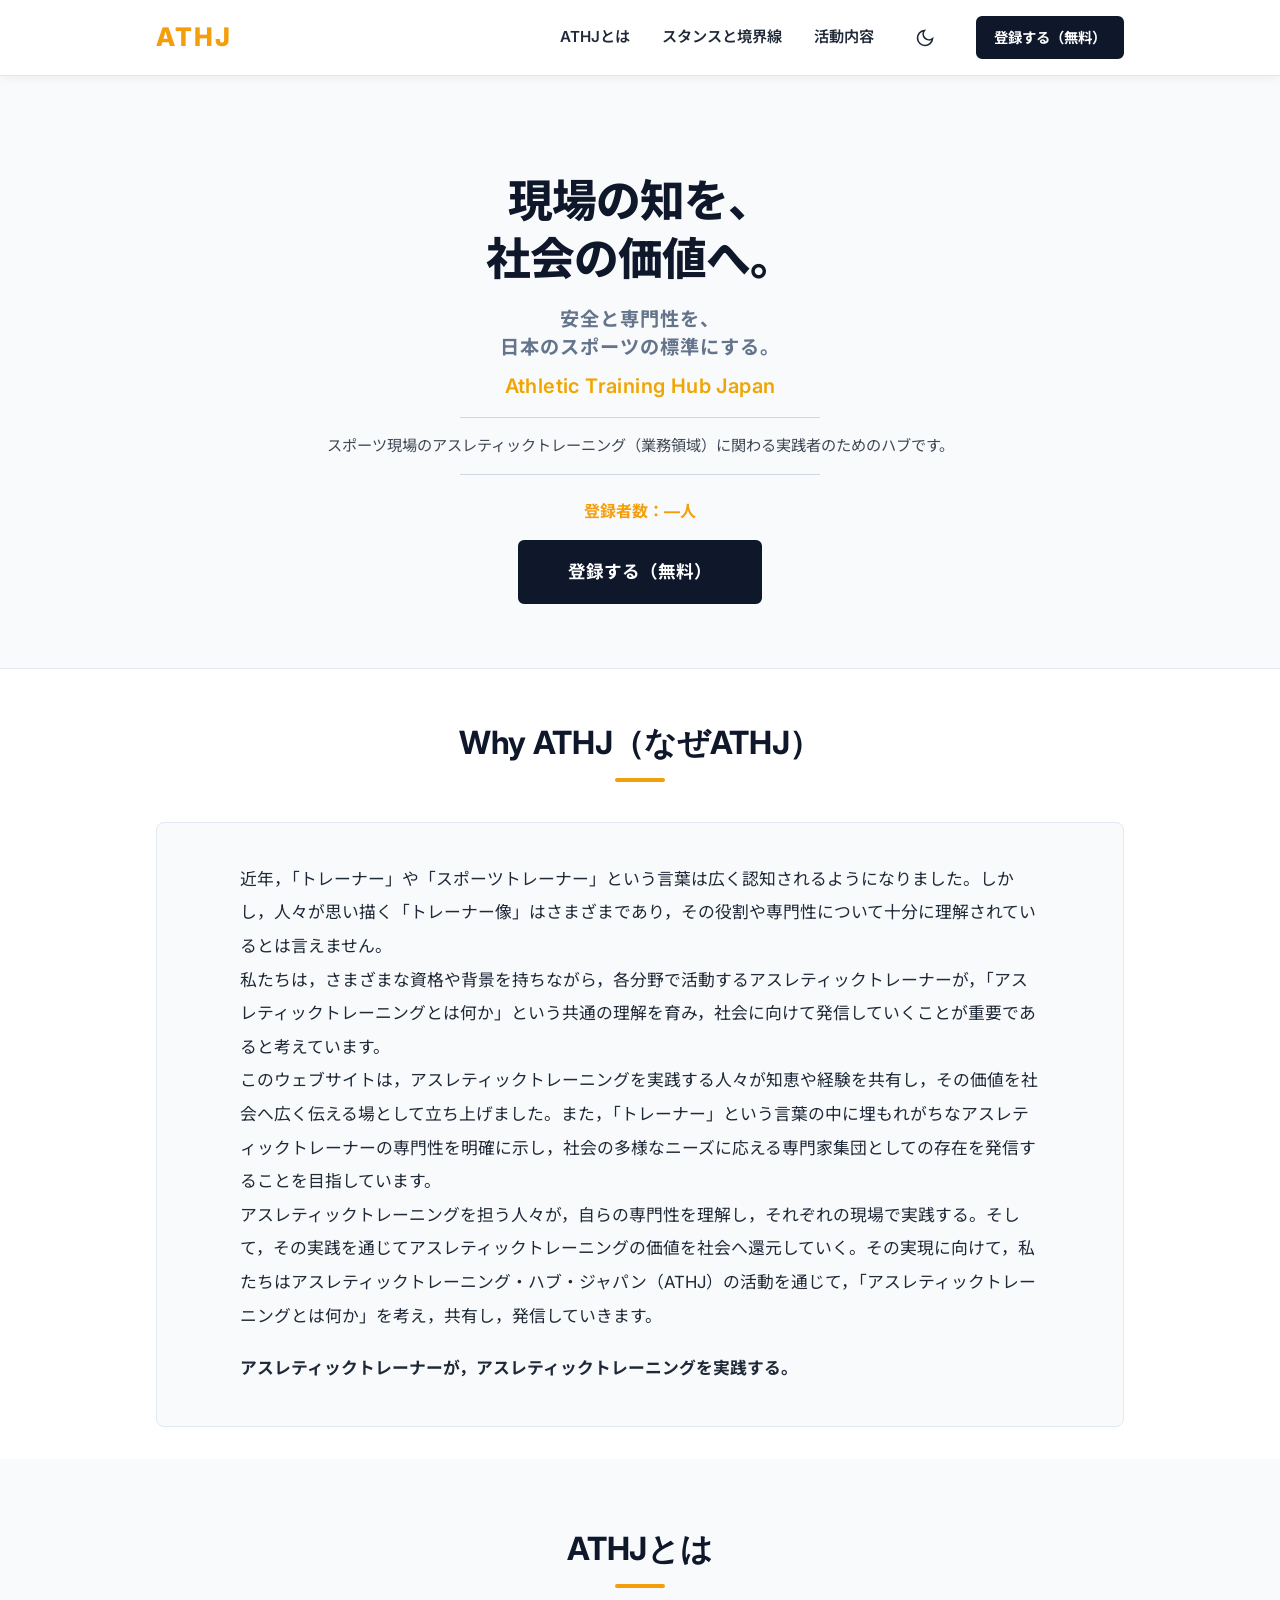
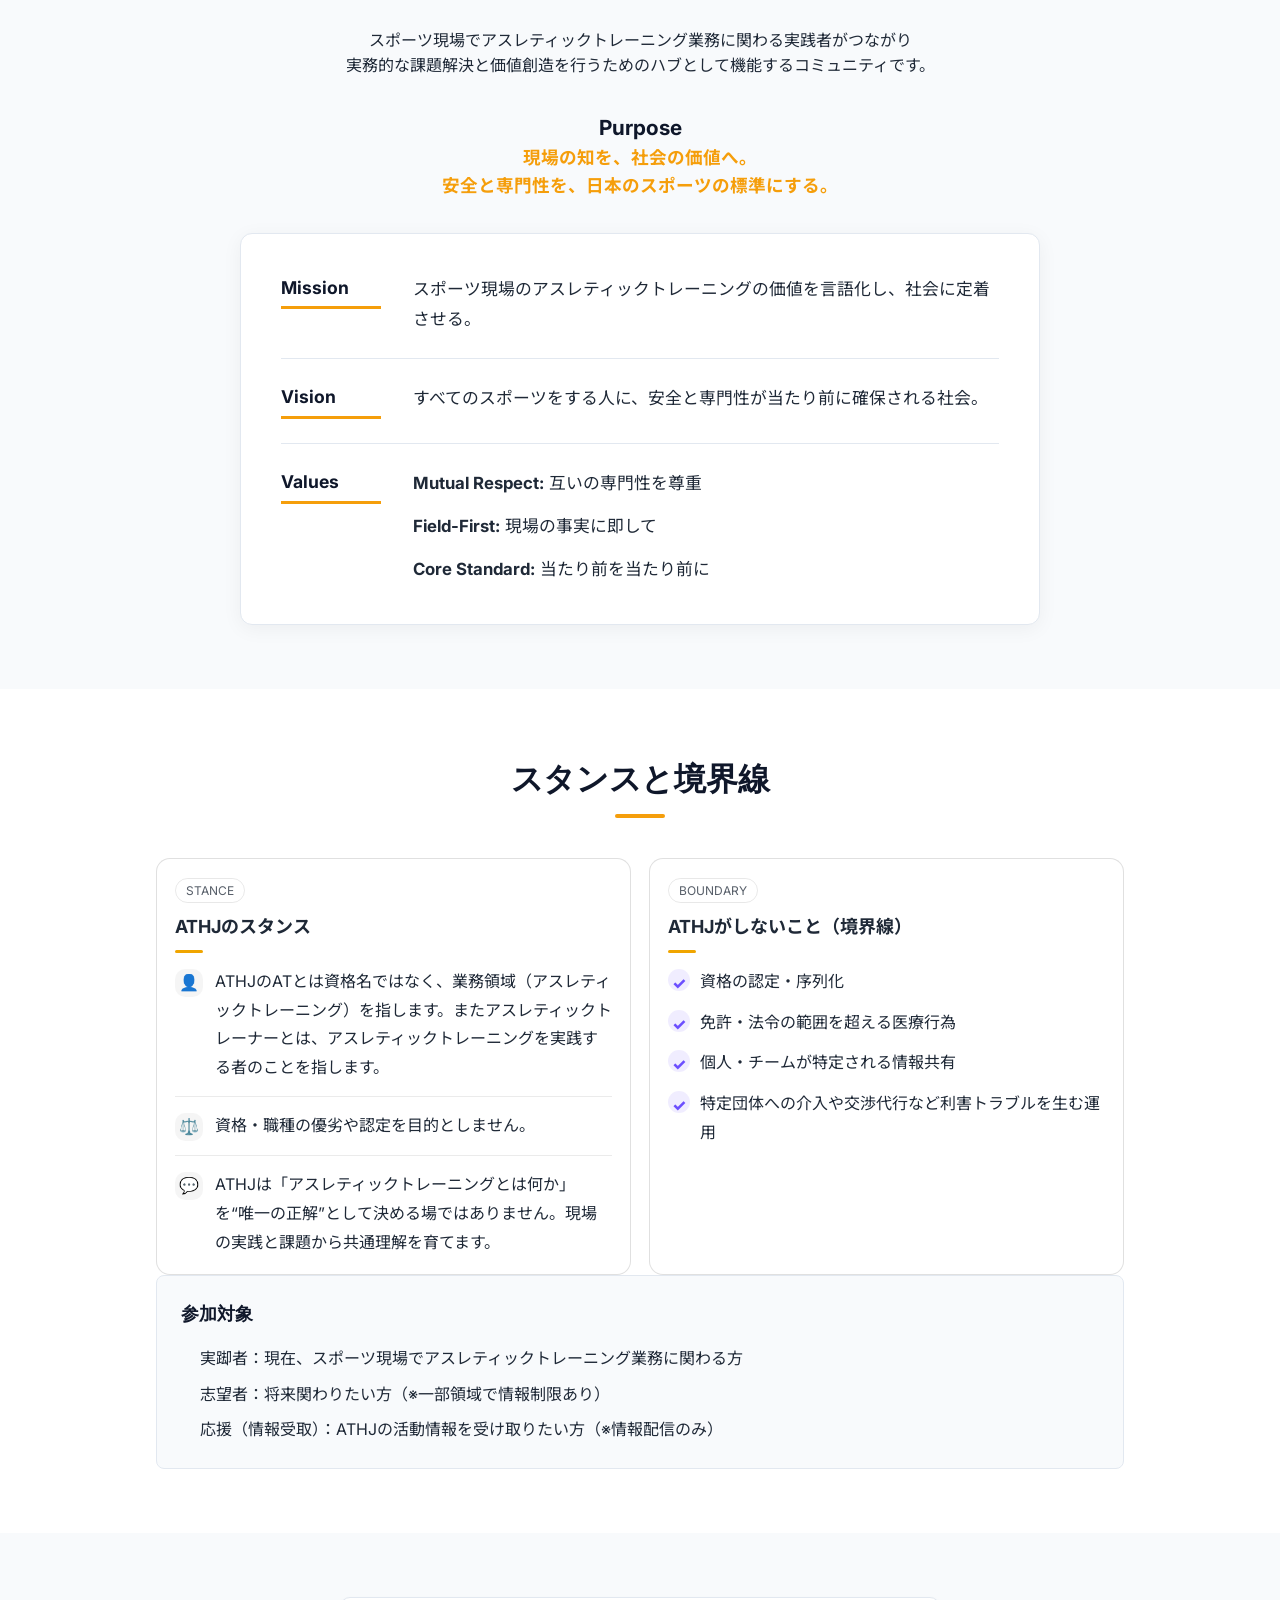
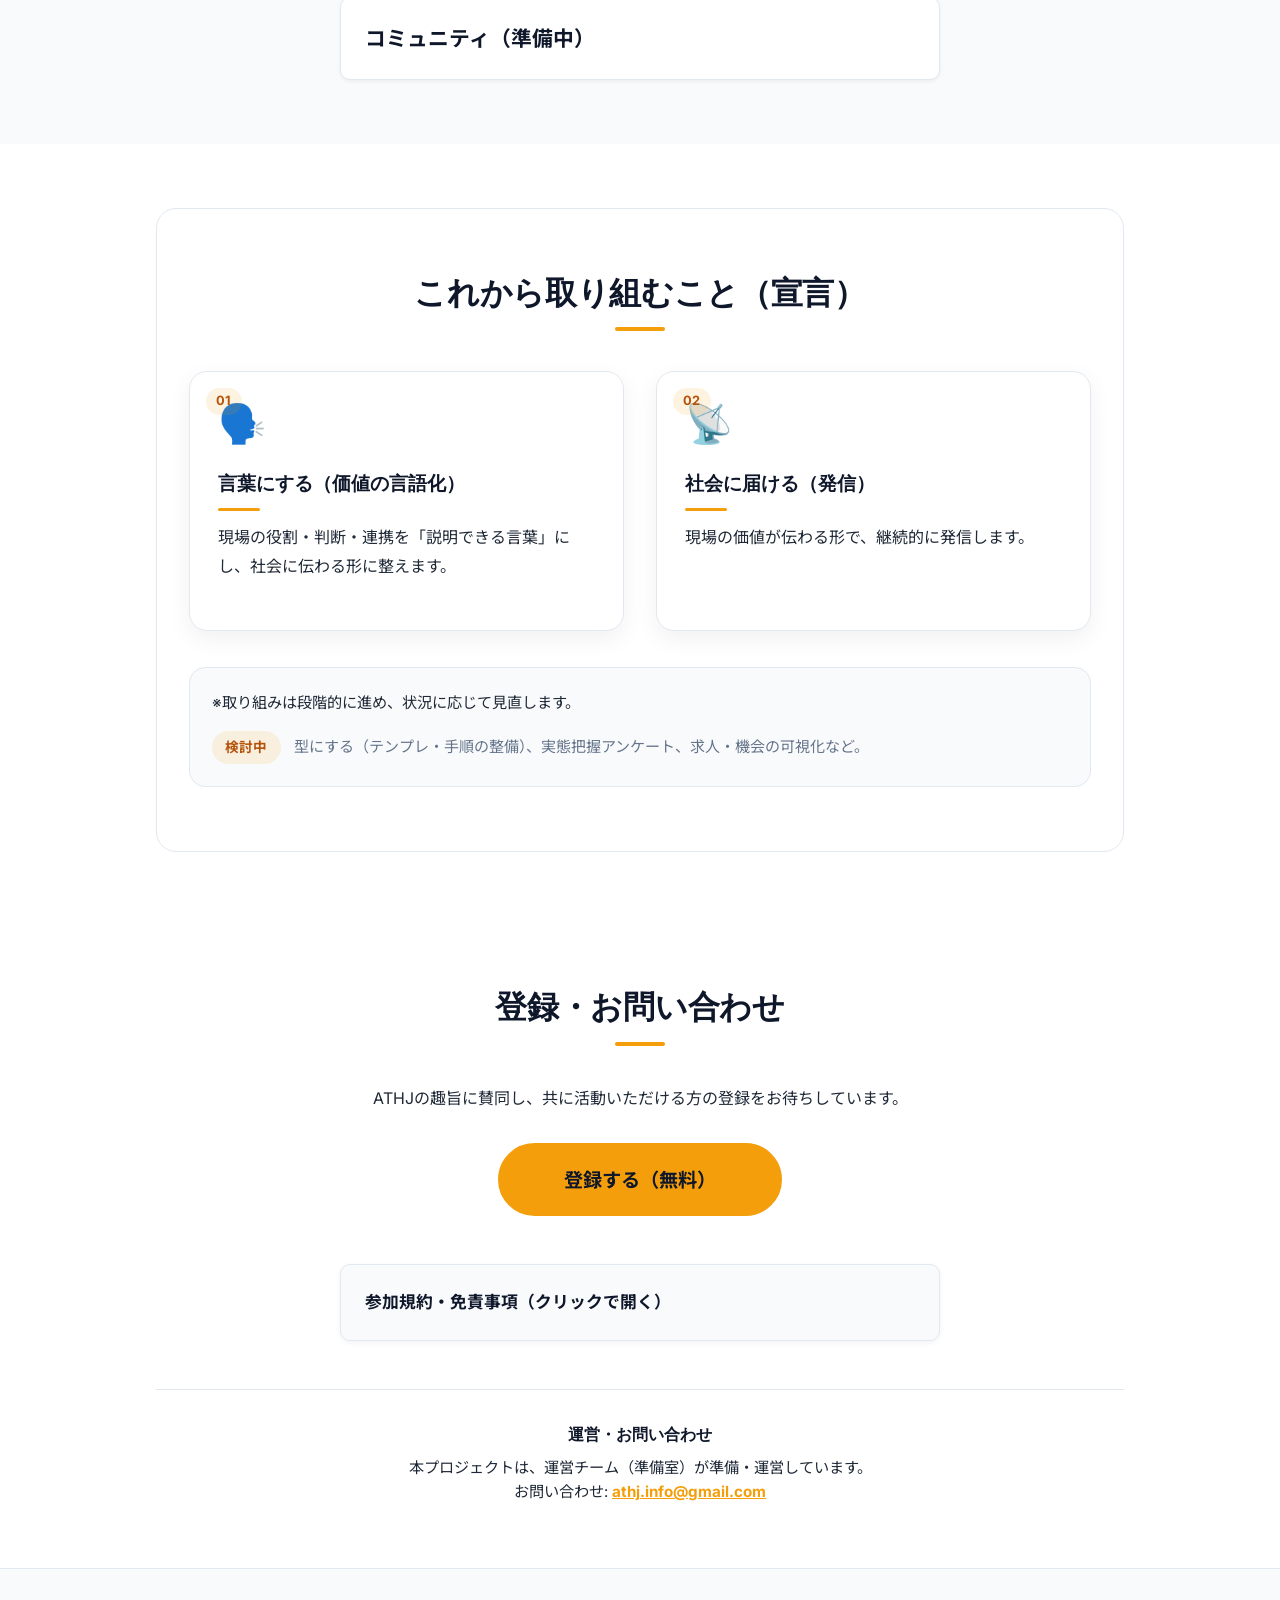
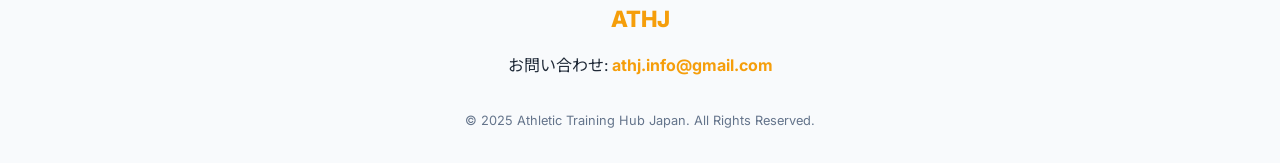
<file: athj/index.html>
<!DOCTYPE html>
<html lang="ja">

<head>
    <meta charset="UTF-8">
    <meta name="viewport" content="width=device-width, initial-scale=1.0">
    <title>ATHJ - Athletic Training Hub Japan</title>
    <meta name="description"
        content="ATHJ（Athletic Training Hub Japan）の公式サイト。スポーツ現場でAthletic Training業務に関わる実践者のための登録制コミュニティ。">
    
    <!-- OGP (Placeholder) -->
    <meta property="og:title" content="ATHJ - Athletic Training Hub Japan">
    <meta property="og:description" content="現場の知を、社会の価値へ。スポーツ現場の課題解決に取り組むAthletic Training登録制コミュニティ。">
    <meta property="og:type" content="website">

    <!-- Google Fonts -->
    <link rel="preconnect" href="https://fonts.googleapis.com">
    <link rel="preconnect" href="https://fonts.gstatic.com" crossorigin>
    <link href="https://fonts.googleapis.com/css2?family=Inter:wght@400;500;700;800&family=Noto+Sans+JP:wght@400;500;700;800&display=swap" rel="stylesheet">

    <!-- Stylesheet -->
    <link rel="stylesheet" href="styles.css">

    <style>
        /* 定義とスタンス：左右カードを同じ高さに揃える */
        .definition-grid {
            align-items: stretch;
        }

        .definition-grid .card,
        .definition-grid .stance-card {
            height: 100%;
        }

        /* ATHJのスタンス：段落間の余白（必要なら） */
        .card p {
            margin: 0 0 12px;
            line-height: 1.8;
        }

        .card p:last-child {
            margin-bottom: 0;
        }

        .stance-panel {
            border: 1px solid rgba(0,0,0,.12);
            border-radius: 14px;
            background: #fff;
            padding: 22px;
            margin-top: 18px;
            margin-bottom: 1.5rem;
        }

        .stance-panel__grid {
            display: grid;
            grid-template-columns: 1fr 1fr;
            gap: 22px;
            align-items: start;
        }

        .stance-panel__heading {
            margin: 0 0 12px;
            font-size: 18px;
        }

        .stance-panel__col p {
            margin: 0 0 12px;
            line-height: 1.85;
        }

        .stance-panel__col p:last-child {
            margin-bottom: 0;
        }

        .stance-panel__col--border {
            border-left: 4px solid #f0a500;
            padding-left: 18px;
        }

        .stance-panel__list {
            margin: 0;
            padding-left: 18px;
            line-height: 1.8;
        }

        .stance-panel__list li {
            margin: 0 0 10px;
        }

        .stance-panel__list li:last-child {
            margin-bottom: 0;
        }

        .participant-box {
            background: var(--color-bg-light);
            border-radius: 8px;
            padding: 1.5rem;
            border: 1px solid var(--color-card-border);
        }

        .participant-box__heading {
            font-weight: bold;
            font-size: 1.1rem;
            color: var(--color-primary);
            margin: 0 0 1rem;
            font-family: var(--font-heading);
        }

        .participant-box__list {
            margin: 0;
            padding-left: 1.2rem;
            line-height: 1.8;
            display: flex;
            flex-direction: column;
            gap: 0.4rem;
        }

        @media (max-width: 900px) {
            .stance-panel__grid {
                grid-template-columns: 1fr;
            }

            .stance-panel__col--border {
                border-left: none;
                border-top: 4px solid #f0a500;
                padding-left: 0;
                padding-top: 16px;
            }
        }
    </style>
    
    <!-- Favicon (Placeholder code, no file required for basic render) -->
    <link rel="icon" href="data:;base64,iVBORw0KGgo=">

    <!-- Dark Mode Initial State Handler (Inline to prevent FOUT) -->
    <script>
        (function() {
            const savedTheme = localStorage.getItem('theme');
            if (savedTheme === 'dark' || (!savedTheme && window.matchMedia('(prefers-color-scheme: dark)').matches)) {
                document.documentElement.setAttribute('data-theme', 'dark');
            }
        })();
    </script>
</head>

<body>

    <header class="site-header">
        <div class="container header-inner">
            <h1 class="logo">ATHJ</h1>
            <nav class="site-nav">
                <a href="#about-mvv">ATHJとは</a>
                <a href="#stance-boundary">スタンスと境界線</a>
                <a href="#activities">活動内容</a>
                
                <!-- Dark Mode Toggle Button -->
                <button id="theme-toggle" class="theme-toggle" aria-label="テーマ切り替え">
                    <!-- Sun icon (for dark theme) -->
                    <svg class="sun-icon" viewBox="0 0 24 24" style="display: none;">
                        <circle cx="12" cy="12" r="5" stroke="currentColor" stroke-width="2" fill="none"></circle>
                        <line x1="12" y1="1" x2="12" y2="3" stroke="currentColor" stroke-width="2"></line>
                        <line x1="12" y1="21" x2="12" y2="23" stroke="currentColor" stroke-width="2"></line>
                        <line x1="4.22" y1="4.22" x2="5.64" y2="5.64" stroke="currentColor" stroke-width="2"></line>
                        <line x1="18.36" y1="18.36" x2="19.78" y2="19.78" stroke="currentColor" stroke-width="2"></line>
                        <line x1="1" y1="12" x2="3" y2="12" stroke="currentColor" stroke-width="2"></line>
                        <line x1="21" y1="12" x2="23" y2="12" stroke="currentColor" stroke-width="2"></line>
                        <line x1="4.22" y1="19.78" x2="5.64" y2="18.36" stroke="currentColor" stroke-width="2"></line>
                        <line x1="18.36" y1="5.64" x2="19.78" y2="4.22" stroke="currentColor" stroke-width="2"></line>
                    </svg>
                    <!-- Moon icon (for light theme) -->
                    <svg class="moon-icon" viewBox="0 0 24 24">
                        <path d="M21 12.79A9 9 0 1 1 11.21 3 7 7 0 0 0 21 12.79z" stroke="currentColor" stroke-width="2" fill="none"></path>
                    </svg>
                </button>

                <a href="https://docs.google.com/forms/d/1UrkkOiXoqBjdWHItOQJ3YBxa2r7YbhFQYjuTwQZQxQI/viewform"
                    target="_blank" rel="noopener noreferrer" class="btn btn-primary btn-sm">登録する（無料）</a>
            </nav>
        </div>
    </header>

    <main>
        <!-- 1) Hero -->
        <section id="hero" class="hero-section">
            <div class="container hero-content">
                <h2 class="tagline">現場の知を、<br class="mobile-br">社会の価値へ。</h2>
                <p class="hero-sub" style="font-size: 1.2rem; font-weight: bold; line-height: 1.5;">安全と専門性を、<br
                        class="mobile-br">日本のスポーツの標準にする。</p>
                <p class="hero-sub mt-2 hero-brand">Athletic Training Hub Japan</p>
                <hr class="hero-divider">
                <p class="hero-subcopy">
                    スポーツ現場のアスレティックトレーニング（業務領域）に関わる実践者のためのハブです。
                </p>
                <hr class="hero-divider">
                <p id="member-count" style="font-weight: bold; margin-top: 1.5rem; color: var(--color-accent);">
                    登録者数：—人（更新中）</p>
                <a href="https://docs.google.com/forms/d/1UrkkOiXoqBjdWHItOQJ3YBxa2r7YbhFQYjuTwQZQxQI/viewform"
                    target="_blank" rel="noopener noreferrer" class="btn btn-primary btn-large"
                    style="margin-top: 1rem;">登録する（無料）</a>
            </div>
        </section>

        <!-- New: Why ATHJ (Full Text Story) -->
        <section id="why-athj" class="section reveal" style="padding-top: 3rem; padding-bottom: 2rem;">
            <div class="container">
                <h2 class="section-title">Why ATHJ（なぜATHJ）</h2>
                <div style="background: var(--color-bg-light); border-radius: 8px; padding: 2.5rem 2rem; border: 1px solid var(--color-card-border); margin-top: 1.5rem;">
                    
                    <div class="story-text" style="font-size: 1.05rem; line-height: 2; color: var(--color-text-main); max-width: 800px; margin: 0 auto;">
                        <p>近年，「トレーナー」や「スポーツトレーナー」という言葉は広く認知されるようになりました。しかし，人々が思い描く「トレーナー像」はさまざまであり，その役割や専門性について十分に理解されているとは言えません。</p>

                        <p>私たちは，さまざまな資格や背景を持ちながら，各分野で活動するアスレティックトレーナーが，「アスレティックトレーニングとは何か」という共通の理解を育み，社会に向けて発信していくことが重要であると考えています。</p>

                        <p>このウェブサイトは，アスレティックトレーニングを実践する人々が知恵や経験を共有し，その価値を社会へ広く伝える場として立ち上げました。また，「トレーナー」という言葉の中に埋もれがちなアスレティックトレーナーの専門性を明確に示し，社会の多様なニーズに応える専門家集団としての存在を発信することを目指しています。</p>

                        <p>アスレティックトレーニングを担う人々が，自らの専門性を理解し，それぞれの現場で実践する。そして，その実践を通じてアスレティックトレーニングの価値を社会へ還元していく。その実現に向けて，私たちはアスレティックトレーニング・ハブ・ジャパン（ATHJ）の活動を通じて，「アスレティックトレーニングとは何か」を考え，共有し，発信していきます。</p>

                        <p class="why-tagline">アスレティックトレーナーが，アスレティックトレーニングを実践する。</p>
                    </div>
                </div>
            </div>
        </section>

        <!-- 2) About & MVV -->
        <section id="about-mvv" class="section bg-light reveal">
            <div class="container text-center">
                <h2 class="section-title">ATHJとは</h2>
                <p class="about-lead about-lead-wide jp-wrap" style="margin-bottom: 2rem;">スポーツ現場でアスレティックトレーニング業務に関わる実践者がつながり<br>実務的な課題解決と価値創造を行うためのハブとして機能するコミュニティです。</p>

                <h3 style="color: var(--color-primary); font-size: 1.3rem;">Purpose</h3>
                <p class="purpose-text jp-wrap" style="font-weight: bold; font-size: 1.1em; color: var(--color-accent); margin-bottom: 2rem;">現場の知を、社会の価値へ。<br>安全と専門性を、日本のスポーツの標準にする。</p>

                <div class="mvv-panel">
                    <div class="mvv-row">
                        <div class="mvv-label">Mission</div>
                        <div class="mvv-value jp-wrap">スポーツ現場のアスレティックトレーニングの価値を言語化し、社会に定着させる。</div>
                    </div>
                    <div class="mvv-row">
                        <div class="mvv-label">Vision</div>
                        <div class="mvv-value jp-wrap">すべてのスポーツをする人に、安全と専門性が当たり前に確保される社会。</div>
                    </div>
                    <div class="mvv-row">
                        <div class="mvv-label">Values</div>
                        <div class="mvv-value">
                            <p class="jp-wrap" style="margin-bottom: 0.8rem;"><strong>Mutual Respect:</strong> 互いの専門性を尊重</p>
                            <p class="jp-wrap" style="margin-bottom: 0.8rem;"><strong>Field-First:</strong> 現場の事実に即して</p>
                            <p class="jp-wrap" style="margin-bottom: 0;"><strong>Core Standard:</strong> 当たり前を当たり前に</p>
                        </div>
                    </div>
                </div>
            </div>
        </section>

        <section id="stance-boundary" class="section reveal">
            <div class="container">
                <h2 class="section-title">スタンスと境界線</h2>

                <div class="stance-wrap">
                    <div class="stance-card">
                        <div class="stance-tag">STANCE</div>
                        <h3 class="stance-title">ATHJのスタンス</h3>
                        <div class="stance-accent"></div>

                        <div class="stance-item">
                            <div class="stance-ic">👤</div>
                            <p>ATHJのATとは資格名ではなく、業務領域（アスレティックトレーニング）を指します。またアスレティックトレーナーとは、アスレティックトレーニングを実践する者のことを指します。</p>
                        </div>
                        <div class="stance-divider"></div>

                        <div class="stance-item">
                            <div class="stance-ic">⚖️</div>
                            <p>資格・職種の優劣や認定を目的としません。</p>
                        </div>
                        <div class="stance-divider"></div>

                        <div class="stance-item">
                            <div class="stance-ic">💬</div>
                            <p>ATHJは「アスレティックトレーニングとは何か」を“唯一の正解”として決める場ではありません。現場の実践と課題から共通理解を育てます。</p>
                        </div>
                    </div>

                    <div class="stance-card">
                        <div class="stance-tag">BOUNDARY</div>
                        <h3 class="stance-title">ATHJがしないこと（境界線）</h3>
                        <div class="stance-accent"></div>

                        <ul class="boundary-list">
                            <li><span class="chk">✓</span> 資格の認定・序列化</li>
                            <li><span class="chk">✓</span> 免許・法令の範囲を超える医療行為</li>
                            <li><span class="chk">✓</span> 個人・チームが特定される情報共有</li>
                            <li><span class="chk">✓</span> 特定団体への介入や交渉代行など利害トラブルを生む運用</li>
                        </ul>
                    </div>
                </div>

                <div class="participant-box">
                    <h3 class="participant-box__heading">参加対象</h3>
                    <ul class="participant-box__list">
                        <li>実踋者：現在、スポーツ現場でアスレティックトレーニング業務に関わる方</li>
                        <li>志望者：将来関わりたい方（※一部領域で情報制限あり）</li>
                        <li>応援（情報受取）：ATHJの活動情報を受け取りたい方（※情報配信のみ）</li>
                    </ul>
                </div>
            </div>
        </section>

        <!-- New) Community Preparation -->
        <section id="operations" class="section bg-light reveal">
            <div class="container text-center">
                <details class="policy" style="background: var(--color-card-bg); margin-bottom: 0; box-shadow: 0 2px 4px var(--color-card-shadow);">
                    <summary style="text-align: center; font-size: 1.3rem;">コミュニティ（準備中）</summary>
                    <div style="margin-top: 1.5rem; text-align: left;">
                        <p class="jp-wrap" style="line-height: 1.8; color: var(--color-text-main); margin-bottom: 1.5rem;">
                            コミュニティを開始する場合は、安心して参加できるように運用ルール（特定防止、守秘、禁止事項、対応方針）を整備し、公開します。
                        </p>
                        <ul style="list-style: disc; padding-left: 1.2rem; line-height: 1.6;">
                            <li style="margin-bottom: 0.5rem;">個人・チーム・組織が特定される情報の共有は行いません。</li>
                            <li>発信は一般化した内容に限り、個別の医療判断の代替ではありません。</li>
                        </ul>
                    </div>
                </details>
            </div>
        </section>

        <!-- 4) Activities -->
        <section id="activities" class="section reveal">
            <div class="container">
                <div class="future-action">
                    <h2 class="section-title">これから取り組むこと（宣言）</h2>
                    <div class="future-action__cards">
                        <article class="future-action__card reveal reveal-delay-1">
                            <span class="future-action__label">01</span>
                            <div class="future-action__icon">🗣️</div>
                            <div class="future-action__content">
                                <h4>言葉にする（価値の言語化）</h4>
                                <p>現場の役割・判断・連携を「説明できる言葉」にし、社会に伝わる形に整えます。</p>
                            </div>
                        </article>
                        <article class="future-action__card reveal reveal-delay-3">
                            <span class="future-action__label">02</span>
                            <div class="future-action__icon">📡</div>
                            <div class="future-action__content">
                                <h4>社会に届ける（発信）</h4>
                                <p>現場の価値が伝わる形で、継続的に発信します。</p>
                            </div>
                        </article>
                    </div>
                    <div class="future-action__note-box">
                        <p class="future-action__note">※取り組みは段階的に進め、状況に応じて見直します。</p>
                        <div class="future-action__note-meta">
                            <span class="future-action__pill">検討中</span>
                            <span>型にする（テンプレ・手順の整備）、実態把握アンケート、求人・機会の可視化など。</span>
                        </div>
                    </div>
                </div>
            </div>
        </section>

        <!-- 5) Join & Contact -->
        <section id="join" class="section text-center reveal">
            <div class="container">
                <h2 class="section-title">登録・お問い合わせ</h2>
                <p class="cta-desc" style="margin-bottom: 2rem;">ATHJの趣旨に賛同し、共に活動いただける方の登録をお待ちしています。</p>
                
                <a href="https://docs.google.com/forms/d/1UrkkOiXoqBjdWHItOQJ3YBxa2r7YbhFQYjuTwQZQxQI/viewform"
                    target="_blank" rel="noopener noreferrer" class="btn btn-primary btn-xl" style="margin-bottom: 3rem;">
                    登録する（無料）
                </a>

                <details class="policy">
                    <summary>参加規約・免責事項（クリックで開く）</summary>
                    <ul>
                        <li>個人情報は運営連絡のみに使用し、第三者への提供は行いません。</li>
                        <li>特定情報の投稿禁止および守秘義務の尊重をお願いします。</li>
                        <li>共有事項は医療判断の代替ではなく、一般情報の共有となります。</li>
                        <li>サーベイ等は匿名で実施し、個人特定防止を徹底します。</li>
                        <li>コミュニティで得た情報の活用は参加者の倫理観と専門性に委ねられます。</li>
                        <li>違反時は削除・退出等の対応を行う場合があります。</li>
                    </ul>
                </details>

                <div class="contact-info" style="margin-top: 2rem; border-top: 1px solid var(--color-card-border); padding-top: 2rem;">
                    <h4 style="font-weight: bold; color: var(--color-primary); margin-bottom: 0.5rem; font-family: var(--font-heading);">運営・お問い合わせ</h4>
                    <p style="font-size: 0.95rem;">本プロジェクトは、運営チーム（準備室）が準備・運営しています。<br>お問い合わせ: <a href="mailto:athj.info@gmail.com" style="color: var(--color-accent); text-decoration: underline; font-weight: bold;">athj.info@gmail.com</a></p>
                </div>
            </div>
        </section>

    </main>

    <footer class="site-footer">
        <div class="container footer-inner">
            <div class="footer-logo">ATHJ</div>
            <div class="footer-contact">
                <p>お問い合わせ: <a href="mailto:athj.info@gmail.com">athj.info@gmail.com</a></p>
            </div>
            <p class="copyright">&copy; 2025 Athletic Training Hub Japan. All Rights Reserved.</p>
        </div>
    </footer>

    <script src="script.js"></script>
</body>

</html>
</file>
<file: athj/styles.css>
/* 
   ATHJ Official Website Styles
   Theme: Calm, Trustworthy, Simple, Mobile-First, Premium Upgrades
*/

:root {
    /* Color Palette - Light Theme */
    --color-primary: #0f172a;
    /* Deep Navy - Trust */
    --color-secondary: #334155;
    /* Slate - Professional */
    --color-accent: #f59e0b;
    /* Muted Gold/Amber - Subtle Focus */
    --color-bg-body: #ffffff;
    --color-bg-light: #f8fafc;
    --color-bg-dark: #0f172a;
    --color-text-main: #1f2937;
    --color-text-light: #64748b;
    --color-white: #ffffff;
    
    /* Semantic theme mappings */
    --color-card-bg: #ffffff;
    --color-card-border: #e2e8f0;
    --color-card-shadow: rgba(0, 0, 0, 0.05);

    /* Spacing */
    --spacing-xs: 0.5rem;
    --spacing-sm: 1rem;
    --spacing-md: 2rem;
    --spacing-lg: 4rem;
    --spacing-xl: 6rem;

    /* Typography - Upgraded to Google Fonts */
    --font-heading: "Inter", "Hiragino Kaku Gothic ProN", "Hiragino Sans", Meiryo, sans-serif;
    --font-body: "Inter", "Noto Sans JP", "Hiragino Kaku Gothic ProN", "Hiragino Sans", Meiryo, sans-serif;

    /* Global theme transitions */
    --theme-transition: background-color 0.4s ease, color 0.4s ease, border-color 0.4s ease, box-shadow 0.4s ease;
}

[data-theme="dark"] {
    /* Color Palette - Dark Theme */
    --color-primary: #f8fafc; /* Bright off-white */
    --color-secondary: #cbd5e1; /* Light slate */
    --color-accent: #fbbf24; /* High-contrast Gold */
    --color-bg-body: #0b0f19; /* Deep space dark */
    --color-bg-light: #111827; /* Dark slate container */
    --color-bg-dark: #070a13;
    --color-text-main: #e2e8f0;
    --color-text-light: #94a3b8;
    --color-white: #111827; /* Maps light section bg blocks to dark container bg */
    
    --color-card-bg: #111827;
    --color-card-border: #1e293b;
    --color-card-shadow: rgba(0, 0, 0, 0.3);
}

/* Reset & Base */
* {
    box-sizing: border-box;
    margin: 0;
    padding: 0;
    transition: background-color 0.4s ease, border-color 0.4s ease, color 0.4s ease, box-shadow 0.4s ease;
}

html {
    scroll-behavior: smooth;
}

body {
    font-family: var(--font-body);
    line-height: 1.6;
    color: var(--color-text-main);
    background-color: var(--color-bg-body);
}

a {
    text-decoration: none;
    color: inherit;
    transition: opacity 0.3s, color 0.3s;
}

a:hover {
    opacity: 0.8;
}

ul,
ol {
    list-style: none;
}

img {
    max-width: 100%;
    height: auto;
}

/* Layout Utilities */
.container {
    width: 90%;
    max-width: 1000px;
    margin: 0 auto;
    padding: 0 var(--spacing-sm);
}

.text-center {
    text-align: center;
}

.text-white {
    color: var(--color-white);
}

.mt-2 {
    margin-top: 0.5rem;
}

/* Buttons */
.btn {
    display: inline-block;
    padding: 0.8rem 2rem;
    border-radius: 6px;
    font-weight: bold;
    text-align: center;
    cursor: pointer;
    transition: all 0.3s cubic-bezier(0.16, 1, 0.3, 1);
}

.btn-primary {
    background-color: var(--color-primary);
    color: var(--color-bg-body);
    border: 2px solid var(--color-primary);
}

.btn-primary:hover {
    background-color: var(--color-secondary);
    border-color: var(--color-secondary);
    color: var(--color-bg-body);
    transform: translateY(-2px);
    box-shadow: 0 4px 12px var(--color-card-shadow);
}

.btn-sm {
    padding: 0.5rem 1rem;
    font-size: 0.9rem;
}

.btn-large {
    font-size: 1.1rem;
    padding: 1rem 3rem;
    margin-top: var(--spacing-md);
}

.btn-xl {
    font-size: 1.2rem;
    padding: 1.2rem 4rem;
    border-radius: 50px;
    background-color: var(--color-accent);
    border-color: var(--color-accent);
    color: #0f172a; /* Keep gold CTA text dark and highly readable */
}

.btn-xl:hover {
    background-color: #d97706;
    border-color: #d97706;
    transform: translateY(-2px) scale(1.02);
    box-shadow: 0 8px 16px rgba(245, 158, 11, 0.2);
}

.why-tagline {
    margin-top: 1.2rem;
    font-weight: 700;
}

/* Header */
.site-header {
    background-color: var(--color-card-bg);
    box-shadow: 0 2px 10px var(--color-card-shadow);
    position: sticky;
    top: 0;
    z-index: 1000;
    padding: var(--spacing-sm) 0;
    border-bottom: 1px solid var(--color-card-border);
}

.header-inner {
    display: flex;
    justify-content: space-between;
    align-items: center;
}

.logo {
    font-size: 1.6rem;
    font-weight: 800;
    color: var(--color-accent);
    letter-spacing: 0.08em;
    font-family: var(--font-heading);
}

.site-nav {
    display: flex;
    align-items: center;
    gap: var(--spacing-md);
}

.site-nav a:not(.btn) {
    font-size: 0.95rem;
    color: var(--color-text-main);
    font-weight: 600;
    position: relative;
    padding: 0.2rem 0;
}

/* Modern sliding underline hover for nav links */
.site-nav a:not(.btn)::after {
    content: "";
    position: absolute;
    width: 0;
    height: 2px;
    bottom: 0;
    left: 0;
    background-color: var(--color-accent);
    transition: width 0.3s cubic-bezier(0.16, 1, 0.3, 1);
}

.site-nav a:not(.btn):hover::after {
    width: 100%;
}

/* Theme Toggle Button */
.theme-toggle {
    background: transparent;
    border: none;
    cursor: pointer;
    width: 38px;
    height: 38px;
    border-radius: 50%;
    display: flex;
    align-items: center;
    justify-content: center;
    color: var(--color-text-main);
    outline: none;
    transition: background-color 0.3s ease, transform 0.2s ease;
}

.theme-toggle:hover {
    background-color: var(--color-bg-light);
    transform: scale(1.08);
}

.theme-toggle svg {
    width: 20px;
    height: 20px;
    fill: currentColor;
    transition: transform 0.5s cubic-bezier(0.16, 1, 0.3, 1);
}

.theme-toggle:hover svg {
    transform: rotate(30deg);
}

/* Hero Section */
.hero-section {
    padding: var(--spacing-xl) 0 var(--spacing-lg);
    background-color: var(--color-bg-light);
    text-align: center;
    border-bottom: 1px solid var(--color-card-border);
}

.tagline {
    font-size: 2.8rem;
    font-weight: 800;
    line-height: 1.3;
    color: var(--color-primary);
    margin-bottom: var(--spacing-sm);
    letter-spacing: -0.02em;
}

.hero-sub {
    font-size: 1.25rem;
    color: var(--color-text-light);
    letter-spacing: 0.05em;
}

/* General Sections */
.section {
    padding: var(--spacing-lg) 0;
}

.section-compact {
    padding: var(--spacing-md) 0;
}

.bg-light {
    background-color: var(--color-bg-light);
}

.section-title {
    font-size: 2rem;
    color: var(--color-primary);
    text-align: center;
    margin-bottom: var(--spacing-md);
    position: relative;
    padding-bottom: 0.5rem;
    font-family: var(--font-heading);
    letter-spacing: -0.01em;
}

.section-title::after {
    content: "";
    display: block;
    width: 50px;
    height: 4px;
    background-color: var(--color-accent);
    margin: 0.6rem auto 0;
    border-radius: 2px;
}

/* Typography Utilities (Japanese Wrapping) */
.jp-wrap {
  line-break: strict;
  overflow-wrap: break-word;
  word-break: normal;
}

.purpose-text,
.about-lead {
  max-width: 42ch;
  margin-left: auto;
  margin-right: auto;
}

.about-lead-wide {
  max-width: 78ch;
  margin-left: auto;
  margin-right: auto;
}

/* Single Panel MVV Styles */
.mvv-panel {
  background: var(--color-card-bg);
  padding: 2.5rem;
  border-radius: 12px;
  border: 1px solid var(--color-card-border);
  box-shadow: 0 4px 20px var(--color-card-shadow);
  max-width: 800px;
  margin: 2rem auto 0;
  text-align: left;
}

.mvv-row {
  display: flex;
  flex-direction: row;
  gap: 2rem;
  padding: 1.5rem 0;
  border-bottom: 1px solid var(--color-card-border);
  align-items: flex-start;
}

.mvv-row:last-child {
  border-bottom: none;
  padding-bottom: 0;
}

.mvv-row:first-child {
  padding-top: 0;
}

.mvv-label {
  flex: 0 0 100px;
  font-weight: bold;
  color: var(--color-primary);
  font-size: 1.1rem;
  border-bottom: 3px solid var(--color-accent);
  padding-bottom: 0.3rem;
  display: inline-block;
  font-family: var(--font-heading);
}

.mvv-value {
  flex: 1;
  font-size: 1.05rem;
  color: var(--color-text-main);
  line-height: 1.8;
}

@media (max-width: 768px) {
  .mvv-row {
    flex-direction: column;
    gap: 0.8rem;
    padding: 1.25rem 0;
  }
  .mvv-label {
    margin-bottom: 0.2rem;
  }
}

/* Activities Grid (Future Action Section) */
.future-action {
    background: var(--color-card-bg);
    border: 1px solid var(--color-card-border);
    border-radius: 20px;
    padding: calc(var(--spacing-lg) * 0.9) var(--spacing-md) var(--spacing-lg);
}

.future-action__cards {
    display: grid;
    grid-template-columns: repeat(2, minmax(0, 1fr));
    gap: var(--spacing-md);
    align-items: stretch;
}

.future-action__card {
    position: relative;
    background: var(--color-card-bg);
    padding: 2rem 1.75rem 1.75rem;
    border-radius: 18px;
    border: 1px solid var(--color-card-border);
    box-shadow: 0 8px 24px rgba(15, 23, 42, 0.06);
    display: flex;
    flex-direction: column;
    align-items: flex-start;
    min-height: 260px;
    transition: transform 0.35s ease, box-shadow 0.35s ease, border-color 0.35s ease;
}

.future-action__card:hover {
    transform: translateY(-4px);
    box-shadow: 0 14px 30px rgba(15, 23, 42, 0.10);
    border-color: rgba(245, 158, 11, 0.4);
}

.future-action__label {
    position: absolute;
    top: 1rem;
    left: 1rem;
    display: inline-flex;
    align-items: center;
    justify-content: center;
    padding: 0.2rem 0.65rem;
    border-radius: 999px;
    font-size: 0.8rem;
    font-weight: 700;
    color: #b45309;
    background: rgba(245, 158, 11, 0.12);
}

.future-action__icon {
    font-size: 2.4rem;
    margin-bottom: 1.2rem;
    line-height: 1;
}

.future-action__content {
    width: 100%;
    margin-top: 0.5rem;
}

.future-action__content h4 {
    margin: 0 0 0.75rem;
    font-size: 1.2rem;
    color: var(--color-primary);
    font-family: var(--font-heading);
    line-height: 1.4;
    position: relative;
}

.future-action__content h4::after {
    content: "";
    display: block;
    width: 42px;
    height: 3px;
    margin-top: 0.75rem;
    background-color: var(--color-accent);
    border-radius: 999px;
}

.future-action__content p {
    margin: 0;
    color: var(--color-text-main);
    font-size: 1rem;
    line-height: 1.8;
}

.future-action__note-box {
    margin-top: calc(var(--spacing-md) * 1.1);
    background: #f9fafb;
    border: 1px solid var(--color-card-border);
    border-radius: 16px;
    padding: 1.4rem 1.35rem;
}

.future-action__note {
    margin: 0 0 0.9rem;
    color: var(--color-text-main);
    font-size: 0.95rem;
    line-height: 1.75;
}

.future-action__note-meta {
    display: flex;
    flex-wrap: wrap;
    align-items: center;
    gap: 0.8rem;
    color: var(--color-text-light);
    font-size: 0.94rem;
}

.future-action__pill {
    display: inline-flex;
    align-items: center;
    padding: 0.35rem 0.85rem;
    border-radius: 999px;
    background: rgba(245, 158, 11, 0.12);
    color: #b45309;
    font-size: 0.85rem;
    font-weight: 700;
}

@media (max-width: 900px) {
    .future-action__cards {
        grid-template-columns: 1fr;
    }
}

/* Footer */
.site-footer {
    background-color: var(--color-bg-light);
    color: var(--color-text-main);
    padding: var(--spacing-md) 0;
    text-align: center;
    border-top: 1px solid var(--color-card-border);
}

.footer-logo {
    font-weight: 800;
    font-size: 1.4rem;
    margin-bottom: var(--spacing-sm);
    color: var(--color-accent);
    font-family: var(--font-heading);
}

.footer-contact a {
    color: var(--color-accent);
    font-weight: bold;
}

.copyright {
    margin-top: var(--spacing-md);
    font-size: 0.8rem;
    color: var(--color-text-light);
}

/* Policy Details (Accordion) */
.policy {
  max-width: 600px;
  margin: 0 auto 3rem;
  text-align: left;
  background: var(--color-bg-light);
  padding: 1.5rem;
  border-radius: 10px;
  font-size: 0.9rem;
  color: var(--color-text-main);
  border: 1px solid var(--color-card-border);
  box-shadow: 0 2px 6px var(--color-card-shadow);
  cursor: pointer;
  transition: border-color 0.3s ease, box-shadow 0.3s ease;
}

.policy:hover {
  border-color: var(--color-accent);
  box-shadow: 0 4px 12px var(--color-card-shadow);
}

.policy summary {
  font-weight: bold;
  color: var(--color-primary);
  font-size: 1.05rem;
  outline: none;
  display: flex;
  justify-content: space-between;
  align-items: center;
}

.policy[open] summary {
  margin-bottom: 1rem;
  border-bottom: 1px solid var(--color-card-border);
  padding-bottom: 0.5rem;
}

.policy ul {
  list-style: disc;
  padding-left: 1.2rem;
  line-height: 1.7;
  margin-top: 0;
  cursor: text;
}

.policy li {
  margin-bottom: 0.5rem;
}

.policy li:last-child {
  margin-bottom: 0;
}

/* Scroll Reveal Animations */
.reveal {
    opacity: 0;
    transform: translateY(30px);
    transition: opacity 0.8s cubic-bezier(0.16, 1, 0.3, 1), 
                transform 0.8s cubic-bezier(0.16, 1, 0.3, 1);
    will-change: transform, opacity;
}

.reveal.active {
    opacity: 1;
    transform: translateY(0);
}

/* Stagger transitions for columns/cards */
.reveal-delay-1 { transition-delay: 0.1s; }
.reveal-delay-2 { transition-delay: 0.2s; }
.reveal-delay-3 { transition-delay: 0.3s; }

.hero-divider {
    width: min(360px, 76%);
    margin: 0.9rem auto;
    border: 0;
    border-top: 1px solid rgba(148, 163, 184, 0.4);
}

.hero-subcopy {
    max-width: 640px;
    margin: 0 auto;
    font-size: 0.95rem;
    line-height: 1.8;
    color: var(--color-text-main);
    opacity: 0.85;
}

.stance-wrap{display:grid;grid-template-columns:1fr 1fr;gap:18px;margin-top:18px}
.stance-card{border:1px solid rgba(0,0,0,.12);border-radius:14px;background:#fff;padding:18px}
.stance-tag{display:inline-block;font-size:12px;padding:2px 10px;border-radius:999px;border:1px solid rgba(0,0,0,.12);opacity:.75}
.stance-title{margin:10px 0 8px;font-size:18px}
.stance-accent{width:28px;height:3px;background:#f0a500;border-radius:999px;margin-bottom:14px}
.stance-item{display:flex;gap:12px;align-items:flex-start}
.stance-ic{width:28px;height:28px;border-radius:10px;background:rgba(0,0,0,.04);display:grid;place-items:center;font-size:16px;flex:0 0 auto;margin-top:2px}
.stance-item p{margin:0;line-height:1.8}
.stance-divider{height:1px;background:rgba(0,0,0,.08);margin:14px 0}
.boundary-list{list-style:none;margin:0;padding:0}
.boundary-list li{display:flex;gap:10px;align-items:flex-start;line-height:1.8;margin:0 0 12px}
.boundary-list li:last-child{margin-bottom:0}
.chk{display:inline-grid;place-items:center;width:22px;height:22px;border-radius:999px;background:rgba(107,78,255,.10);color:#6b4eff;font-weight:800;flex:0 0 auto;margin-top:2px}
@media(max-width:900px){.stance-wrap{grid-template-columns:1fr}}

/* Option1: スタンスと境界線を1枚パネルに統合 */
.stance-panel{
  border: 1px solid rgba(0,0,0,.12);
  border-radius: 14px;
  background: #fff;
  padding: 22px;
  margin-top: 18px;
}

.stance-panel__grid{
  display: grid;
  grid-template-columns: 1fr 1fr;
  gap: 22px;
  align-items: start;
}

.stance-panel__heading{
  margin: 0 0 12px;
  font-size: 18px;
}

.stance-panel__col p{
  margin: 0 0 12px;
  line-height: 1.85;
}
.stance-panel__col p:last-child{ margin-bottom: 0; }

.stance-panel__col--border{
  border-left: 4px solid #f0a500; /* 既存アクセント色に合わせて変更可 */
  padding-left: 18px;
}

.stance-panel__list{
  margin: 0;
  padding-left: 18px;
  line-height: 1.8;
}
.stance-panel__list li{ margin: 0 0 10px; }
.stance-panel__list li:last-child{ margin-bottom: 0; }

@media (max-width: 900px){
  .stance-panel__grid{
    grid-template-columns: 1fr;
  }
  .stance-panel__col--border{
    border-left: none;
    border-top: 4px solid #f0a500;
    padding-left: 0;
    padding-top: 16px;
  }
}

/* Media Queries (Mobile Optimization) */
@media (max-width: 768px) {
    :root {
        --spacing-lg: 3rem;
        --spacing-xl: 4rem;
    }

    .tagline {
        font-size: 2.2rem;
    }

    .header-inner {
        flex-direction: row;
        flex-wrap: wrap;
        justify-content: space-between;
    }

    .site-nav {
        gap: 0.8rem;
    }

    .site-nav a:not(.btn) {
        display: none;
    }

    .site-nav .btn {
        margin-left: auto;
    }

    .hero-content {
        padding: 0 var(--spacing-sm);
    }

    .activities-grid {
        grid-template-columns: 1fr;
        gap: 1.5rem;
    }
}

body.dark-mode .stance-card {
  background: #ffffff;
  color: #0f172a;
  border: 1px solid rgba(15, 23, 42, 0.10);
}

body.dark-mode .stance-title,
body.dark-mode .stance-item p,
body.dark-mode .boundary-list li {
  color: #0f172a;
  opacity: 1;
}

body.dark-mode .stance-tag {
  color: #94a3b8;
  background: #f8fafc;
  border: 1px solid #e2e8f0;
  opacity: 1;
}

body.dark-mode .stance-divider {
  background: #e5e7eb;
}

body.dark-mode .stance-ic {
  background: #f8fafc;
  color: #6b4eff;
}

body.dark-mode .chk {
  background: rgba(107, 78, 255, 0.12);
  color: #6b4eff;
  opacity: 1;
}

html.dark .stance-card,
html.dark-mode .stance-card,
body.dark .stance-card,
body.dark-mode .stance-card,
.dark .stance-card,
.dark-mode .stance-card,
[data-theme="dark"] .stance-card {
  background: #ffffff !important;
  color: #0f172a !important;
  border: 1px solid rgba(15, 23, 42, 0.10) !important;
}

html.dark .stance-title,
html.dark-mode .stance-title,
body.dark .stance-title,
body.dark-mode .stance-title,
.dark .stance-title,
.dark-mode .stance-title,
[data-theme="dark"] .stance-title,
html.dark .stance-item p,
html.dark-mode .stance-item p,
body.dark .stance-item p,
body.dark-mode .stance-item p,
.dark .stance-item p,
.dark-mode .stance-item p,
[data-theme="dark"] .stance-item p,
html.dark .boundary-list li,
html.dark-mode .boundary-list li,
body.dark .boundary-list li,
body.dark-mode .boundary-list li,
.dark .boundary-list li,
.dark-mode .boundary-list li,
[data-theme="dark"] .boundary-list li {
  color: #0f172a !important;
  opacity: 1 !important;
}

html.dark .stance-tag,
html.dark-mode .stance-tag,
body.dark .stance-tag,
body.dark-mode .stance-tag,
.dark .stance-tag,
.dark-mode .stance-tag,
[data-theme="dark"] .stance-tag {
  color: #1e293b !important;
  background: #f8fafc !important;
  border: 1px solid #cbd5e1 !important;
  opacity: 1 !important;
}

html.dark .stance-divider,
html.dark-mode .stance-divider,
body.dark .stance-divider,
body.dark-mode .stance-divider,
.dark .stance-divider,
.dark-mode .stance-divider,
[data-theme="dark"] .stance-divider {
  background: #d1d5db !important;
}

html.dark .stance-ic,
html.dark-mode .stance-ic,
body.dark .stance-ic,
body.dark-mode .stance-ic,
.dark .stance-ic,
.dark-mode .stance-ic,
[data-theme="dark"] .stance-ic {
  background: #f8fafc !important;
  color: #5b21b6 !important;
}

html.dark .chk,
html.dark-mode .chk,
body.dark .chk,
body.dark-mode .chk,
.dark .chk,
.dark-mode .chk,
[data-theme="dark"] .chk {
  background: rgba(91, 33, 182, 0.18) !important;
  color: #5b21b6 !important;
  opacity: 1 !important;
}

/* Hero brand styling for English site title */
.hero-brand{
  color: #f0a500;
  font-weight: 600;
  letter-spacing: .02em;
}

@media (prefers-color-scheme: dark) {
  .stance-card {
    background: #ffffff !important;
    color: #0f172a !important;
    border: 1px solid rgba(15, 23, 42, 0.10) !important;
  }

  .stance-title,
  .stance-item p,
  .boundary-list li {
    color: #0f172a !important;
    opacity: 1 !important;
  }

  .stance-tag {
    color: #1e293b !important;
    background: #f8fafc !important;
    border: 1px solid #cbd5e1 !important;
    opacity: 1 !important;
  }

  .stance-divider {
    background: #d1d5db !important;
  }

  .stance-ic {
    background: #f8fafc !important;
    color: #5b21b6 !important;
  }

  .chk {
    background: rgba(91, 33, 182, 0.18) !important;
    color: #5b21b6 !important;
    opacity: 1 !important;
  }
}
</file>
